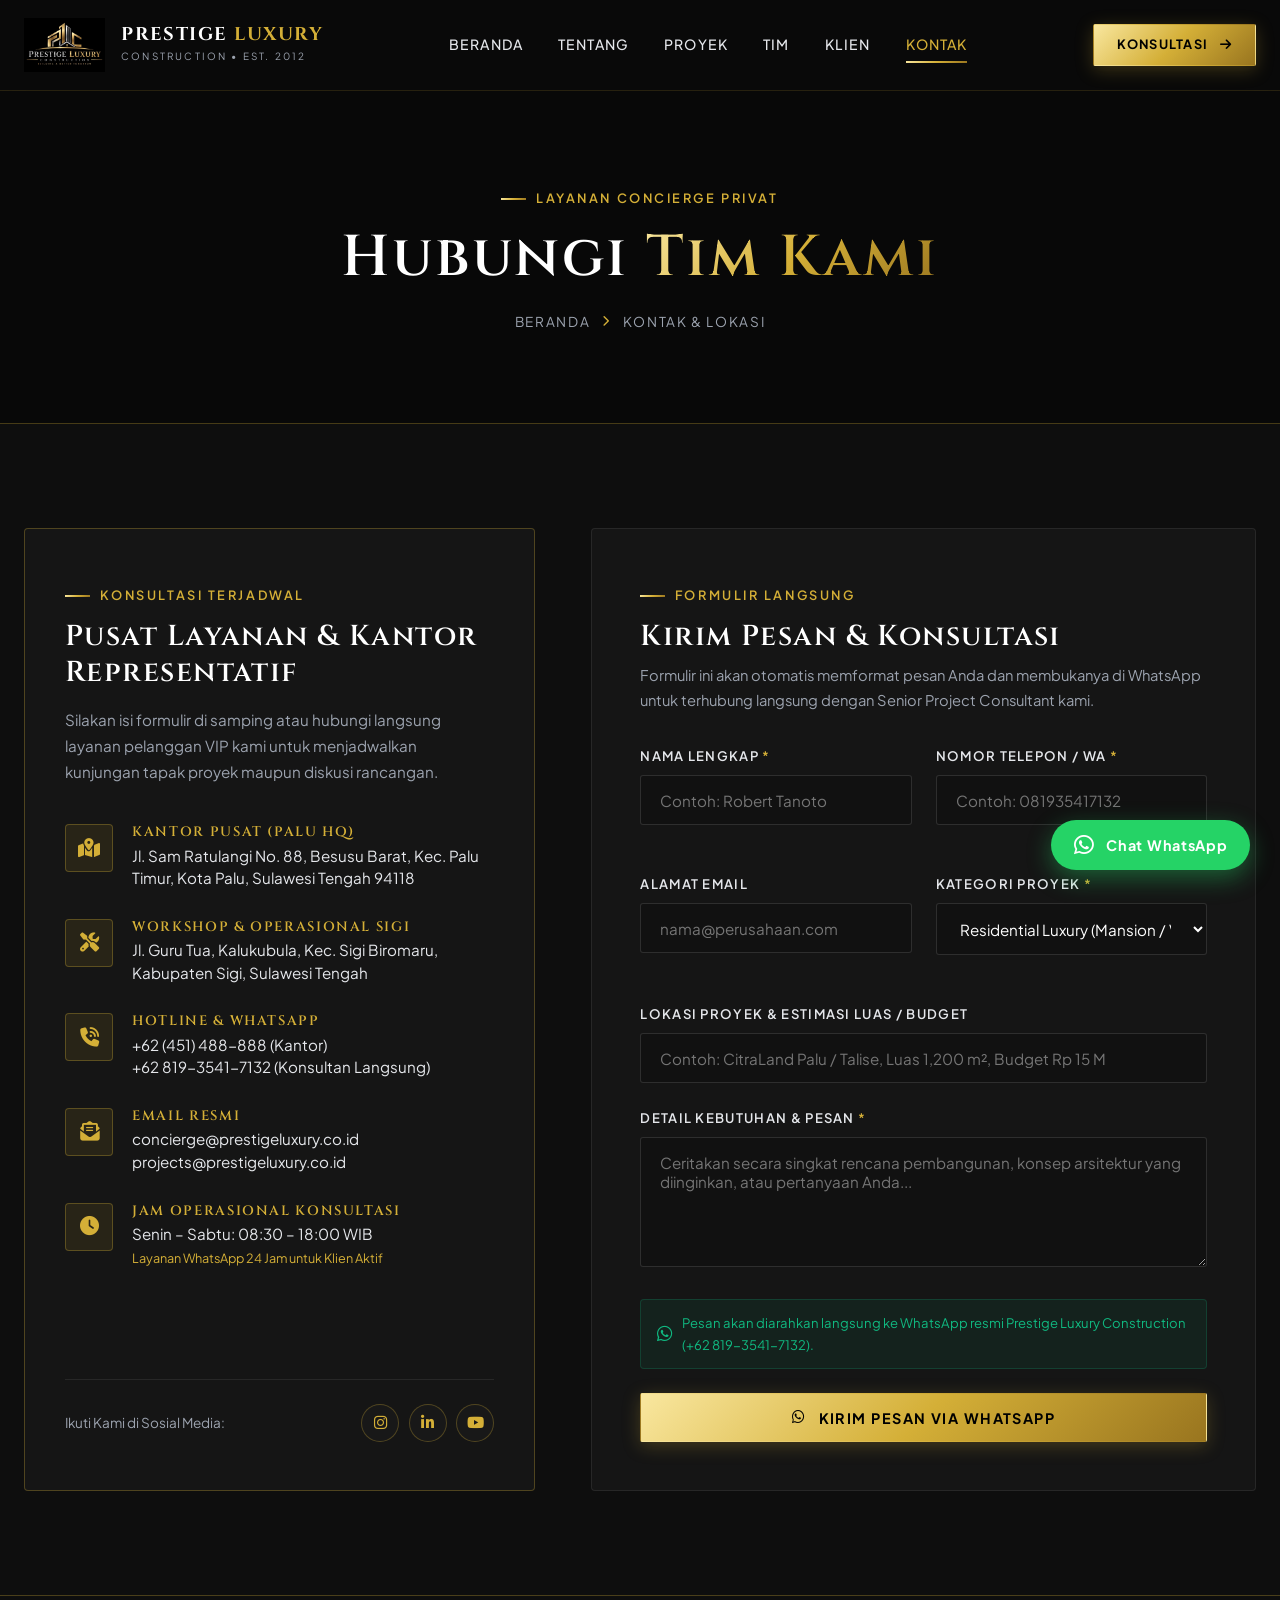
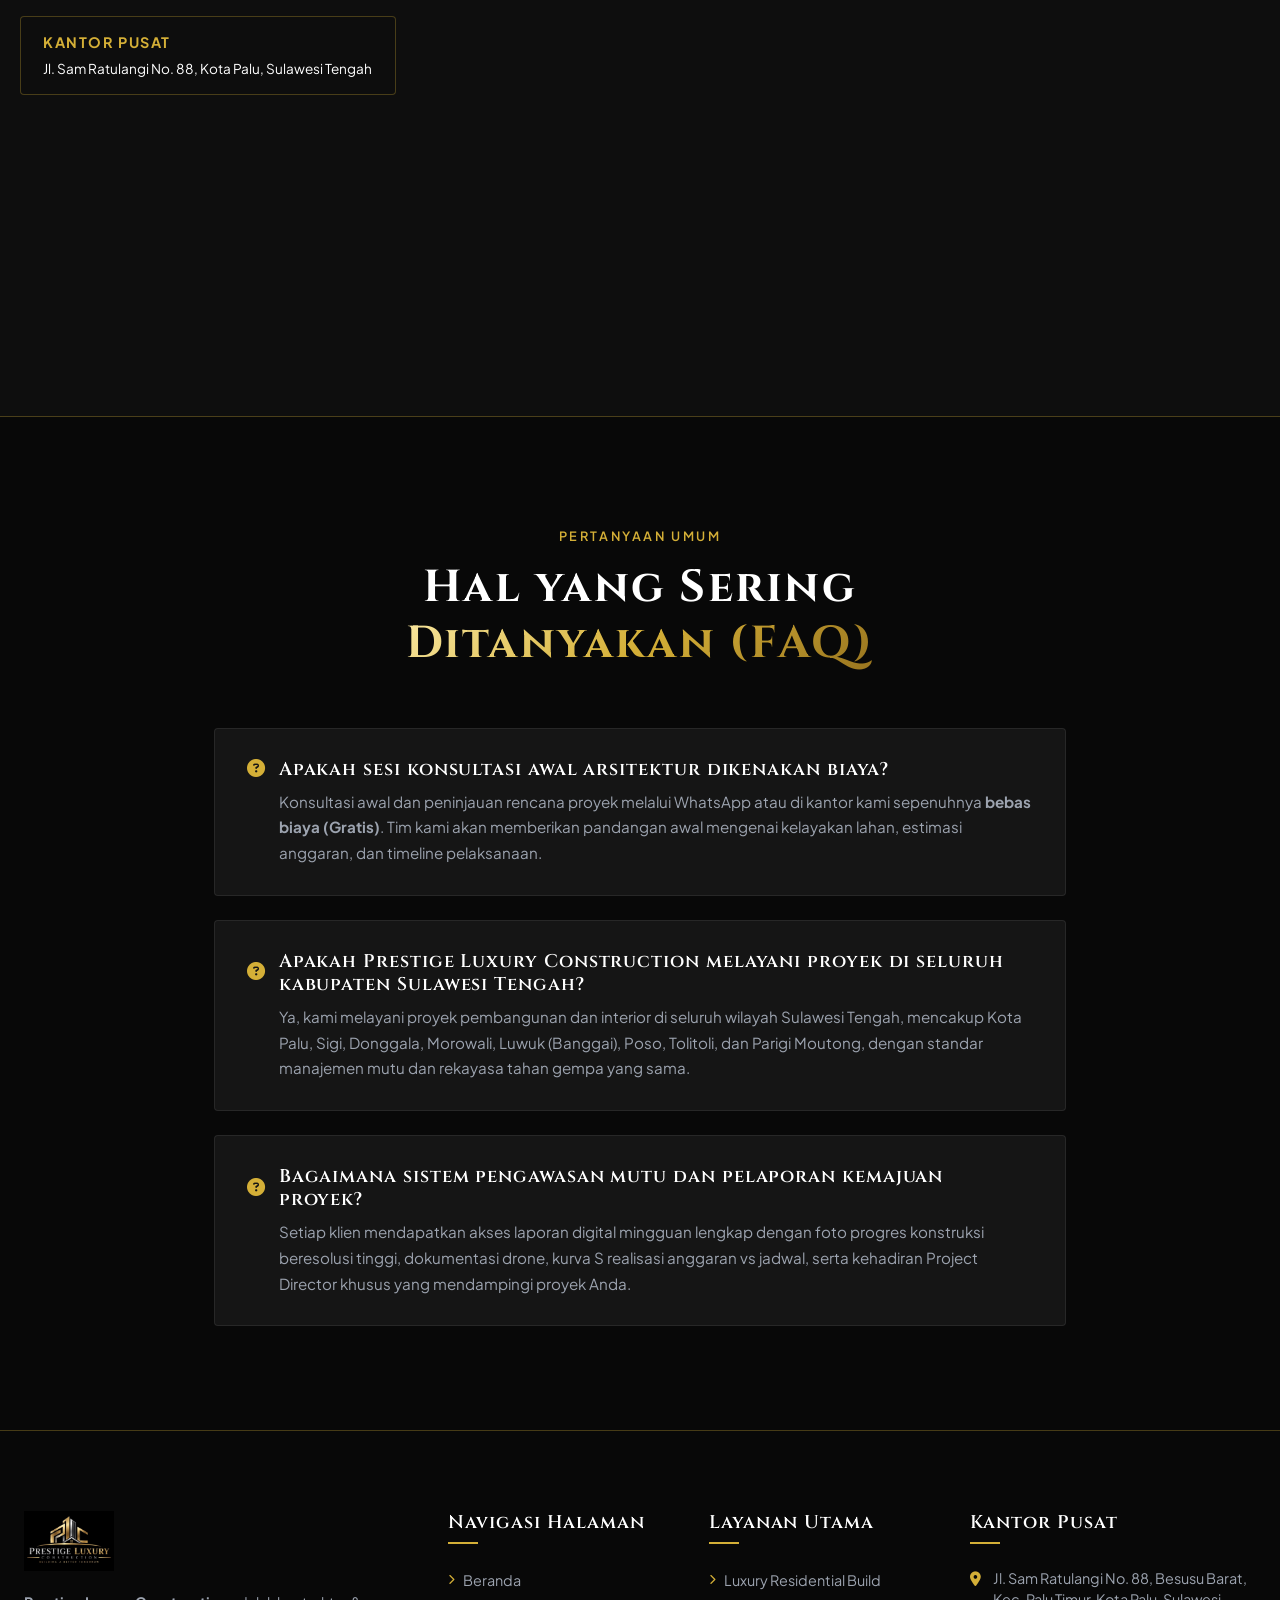
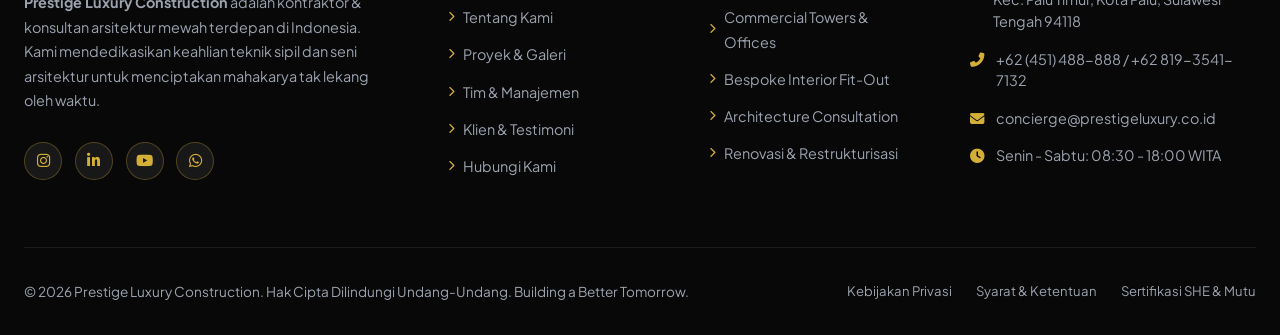
<file: contact.html>
<!DOCTYPE html>
<html lang="id">

<head>
  <meta charset="UTF-8">
  <meta name="viewport" content="width=device-width, initial-scale=1.0">
  <title>Hubungi Kami | Prestige Luxury Construction</title>
  <meta name="description"
    content="Konsultasikan proyek hunian mewah atau bangunan komersial Anda via WhatsApp dan temui tim arsitek Prestige Luxury Construction.">

  <link rel="stylesheet" href="https://cdnjs.cloudflare.com/ajax/libs/font-awesome/6.4.0/css/all.min.css">
  <link rel="stylesheet" href="assets/css/style.css">
  <link rel="shortcut icon" href="assets/images/logo.jpg" type="image/jpeg">
</head>

<body>

  <!-- ================= HEADER & NAVIGATION ================= -->
  <header class="site-header">
    <div class="container nav-container">
      <a href="index.html" class="brand-link">
        <img src="assets/images/logo.jpg" alt="Prestige Luxury Construction Logo" class="brand-logo-img">
        <div class="brand-text">
          <span class="brand-title">PRESTIGE <span>LUXURY</span></span>
          <span class="brand-tagline">CONSTRUCTION &bull; EST. 2012</span>
        </div>
      </a>

      <nav class="nav-menu">
        <a href="index.html" class="nav-link">Beranda</a>
        <a href="about.html" class="nav-link">Tentang</a>
        <a href="project.html" class="nav-link">Proyek</a>
        <a href="people.html" class="nav-link">Tim</a>
        <a href="client.html" class="nav-link">Klien</a>
        <a href="contact.html" class="nav-link active">Kontak</a>
      </nav>

      <div class="nav-cta-btn">
        <a href="contact.html" class="btn btn-gold btn-sm">
          <span>Konsultasi</span>
          <i class="fas fa-arrow-right"></i>
        </a>
      </div>

      <button class="hamburger-btn" id="hamburgerBtn" aria-label="Buka Menu Navigasi">
        <span class="hamburger-line"></span>
        <span class="hamburger-line"></span>
        <span class="hamburger-line"></span>
      </button>
    </div>
  </header>

  <!-- Mobile Drawer Overlay & Menu -->
  <div class="mobile-drawer-overlay" id="mobileDrawerOverlay"></div>
  <aside class="mobile-drawer" id="mobileDrawer">
    <div>
      <div style="margin-bottom: 2rem;">
        <img src="assets/images/logo.jpg" alt="Prestige Luxury Construction"
          style="height: 50px; margin-bottom: 0.5rem;">
        <h4 style="font-size: 1.1rem; color: #FFF;">PRESTIGE <span style="color: var(--gold-primary);">LUXURY</span>
        </h4>
        <p style="font-size: 0.75rem; color: var(--gold-light);">BUILDING A BETTER TOMORROW</p>
      </div>

      <nav class="mobile-nav-links">
        <a href="index.html" class="mobile-nav-link">Beranda <i class="fas fa-chevron-right"></i></a>
        <a href="about.html" class="mobile-nav-link">Tentang <i class="fas fa-chevron-right"></i></a>
        <a href="project.html" class="mobile-nav-link">Proyek <i class="fas fa-chevron-right"></i></a>
        <a href="people.html" class="mobile-nav-link">Tim <i class="fas fa-chevron-right"></i></a>
        <a href="client.html" class="mobile-nav-link">Klien <i class="fas fa-chevron-right"></i></a>
        <a href="contact.html" class="mobile-nav-link active">Kontak <i class="fas fa-chevron-right"></i></a>
      </nav>
    </div>

    <div class="mobile-drawer-footer">
      <a href="https://wa.me/6281935417132?text=Halo%20Prestige%20Luxury%20Construction,%20saya%20ingin%20berkonsultasi"
        target="_blank" class="btn btn-gold" style="width: 100%;">
        <i class="fab fa-whatsapp"></i> Chat WhatsApp
      </a>
      <p style="font-size: 0.75rem; text-align: center; color: var(--silver-muted);">
        &copy; 2026 Prestige Luxury Construction.
      </p>
    </div>
  </aside>

  <!-- ================= PAGE BANNER ================= -->
  <section class="page-banner">
    <div class="page-banner-bg"
      style="background-image: url('https://images.unsplash.com/photo-1545324418-cc1a3fa10c00?auto=format&fit=crop&w=1920&q=80');">
    </div>
    <div class="page-banner-overlay"></div>
    <div class="container page-banner-content">
      <div class="section-tag" style="justify-content: center;">Layanan Concierge Privat</div>
      <h1 class="page-banner-title">Hubungi <span class="gold-text">Tim Kami</span></h1>
      <div class="breadcrumbs">
        <a href="index.html">Beranda</a>
        <i class="fas fa-chevron-right"></i>
        <span>Kontak & Lokasi</span>
      </div>
    </div>
  </section>

  <!-- ================= CONTACT SECTION & WHATSAPP FORM ================= -->
  <section class="section-pad">
    <div class="container">
      <div class="contact-grid">

        <!-- Left: Contact Info & Branches -->
        <div class="contact-info-panel">
          <div>
            <div class="section-tag">Konsultasi Terjadwal</div>
            <h3 class="contact-info-title">Pusat Layanan & Kantor Representatif</h3>
            <p class="contact-info-desc">
              Silakan isi formulir di samping atau hubungi langsung layanan pelanggan VIP kami untuk menjadwalkan
              kunjungan tapak proyek maupun diskusi rancangan.
            </p>

            <div class="contact-info-list">
              <div class="contact-item">
                <div class="contact-item-icon">
                  <i class="fas fa-map-marked-alt"></i>
                </div>
                <div class="contact-item-content">
                  <h5>Kantor Pusat (Palu HQ)</h5>
                  <p>Jl. Sam Ratulangi No. 88, Besusu Barat, Kec. Palu Timur, Kota Palu, Sulawesi Tengah 94118</p>
                </div>
              </div>

              <div class="contact-item">
                <div class="contact-item-icon">
                  <i class="fas fa-tools"></i>
                </div>
                <div class="contact-item-content">
                  <h5>Workshop & Operasional Sigi</h5>
                  <p>Jl. Guru Tua, Kalukubula, Kec. Sigi Biromaru, Kabupaten Sigi, Sulawesi Tengah</p>
                </div>
              </div>

              <div class="contact-item">
                <div class="contact-item-icon">
                  <i class="fas fa-phone-volume"></i>
                </div>
                <div class="contact-item-content">
                  <h5>Hotline & WhatsApp</h5>
                  <p>+62 (451) 488-888 (Kantor)<br>+62 819-3541-7132 (Konsultan Langsung)</p>
                </div>
              </div>

              <div class="contact-item">
                <div class="contact-item-icon">
                  <i class="fas fa-envelope-open-text"></i>
                </div>
                <div class="contact-item-content">
                  <h5>Email Resmi</h5>
                  <p>concierge@prestigeluxury.co.id<br>projects@prestigeluxury.co.id</p>
                </div>
              </div>

              <div class="contact-item">
                <div class="contact-item-icon">
                  <i class="fas fa-clock"></i>
                </div>
                <div class="contact-item-content">
                  <h5>Jam Operasional Konsultasi</h5>
                  <p>Senin – Sabtu: 08:30 – 18:00 WIB<br><small style="color: var(--gold-primary);">Layanan WhatsApp 24
                      Jam untuk Klien Aktif</small></p>
                </div>
              </div>
            </div>
          </div>

          <div
            style="border-top: 1px solid var(--border-subtle); padding-top: 1.5rem; display: flex; align-items: center; justify-content: space-between;">
            <span style="font-size: 0.85rem; color: var(--silver-muted);">Ikuti Kami di Sosial Media:</span>
            <div style="display: flex; gap: 0.6rem;">
              <a href="#" class="footer-social-link" title="Instagram"><i class="fab fa-instagram"></i></a>
              <a href="#" class="footer-social-link" title="LinkedIn"><i class="fab fa-linkedin-in"></i></a>
              <a href="#" class="footer-social-link" title="YouTube"><i class="fab fa-youtube"></i></a>
            </div>
          </div>
        </div>

        <!-- Right: Interactive WhatsApp Form -->
        <div class="contact-form-panel">
          <div class="section-tag">Formulir Langsung</div>
          <h3 style="font-size: 1.8rem; margin-bottom: 0.5rem; color: #FFF;">Kirim Pesan & Konsultasi</h3>
          <p style="font-size: 0.92rem; color: var(--silver-muted); margin-bottom: 2rem;">
            Formulir ini akan otomatis memformat pesan Anda dan membukanya di WhatsApp untuk terhubung langsung dengan
            Senior Project Consultant kami.
          </p>

          <form id="contactForm">
            <div class="form-group-row">
              <div class="form-group">
                <label for="namaLengkap" class="form-label">Nama Lengkap <span>*</span></label>
                <input type="text" id="namaLengkap" class="form-control" placeholder="Contoh: Robert Tanoto" required>
              </div>
              <div class="form-group">
                <label for="nomorTelepon" class="form-label">Nomor Telepon / WA <span>*</span></label>
                <input type="tel" id="nomorTelepon" class="form-control" placeholder="Contoh: 081935417132" required>
              </div>
            </div>

            <div class="form-group-row">
              <div class="form-group">
                <label for="emailAddress" class="form-label">Alamat Email</label>
                <input type="email" id="emailAddress" class="form-control" placeholder="nama@perusahaan.com">
              </div>
              <div class="form-group">
                <label for="kategoriProyek" class="form-label">Kategori Proyek <span>*</span></label>
                <select id="kategoriProyek" class="form-control" required style="cursor: pointer;">
                  <option value="Residential Luxury (Mansion / Villa)">Residential Luxury (Mansion / Villa)</option>
                  <option value="Commercial & Office Tower">Commercial & Office Tower</option>
                  <option value="Luxury Interior Fit-Out">Luxury Interior Fit-Out</option>
                  <option value="Turnkey Design & Build">Turnkey Full Design & Build</option>
                  <option value="Renovasi & Restrukturisasi">Renovasi & Restrukturisasi Bangunan</option>
                </select>
              </div>
            </div>

            <div class="form-group">
              <label for="lokasiLuas" class="form-label">Lokasi Proyek & Estimasi Luas / Budget</label>
              <input type="text" id="lokasiLuas" class="form-control" placeholder="Contoh: CitraLand Palu / Talise, Luas 1,200 m², Budget Rp 15 M">
            </div>

            <div class="form-group">
              <label for="pesanProyek" class="form-label">Detail Kebutuhan & Pesan <span>*</span></label>
              <textarea id="pesanProyek" class="form-control"
                placeholder="Ceritakan secara singkat rencana pembangunan, konsep arsitektur yang diinginkan, atau pertanyaan Anda..."
                required></textarea>
            </div>

            <div class="wa-notice">
              <i class="fab fa-whatsapp"></i>
              <span>Pesan akan diarahkan langsung ke WhatsApp resmi Prestige Luxury Construction (+62
                819-3541-7132).</span>
            </div>

            <button type="submit" class="btn btn-gold" style="width: 100%;">
              <i class="fab fa-whatsapp"></i>
              <span>Kirim Pesan via WhatsApp</span>
            </button>
          </form>
        </div>

      </div>
    </div>
  </section>

  <!-- ================= GOOGLE MAPS EMBED ================= -->
  <section
    style="position: relative; border-top: 1px solid var(--border-gold); border-bottom: 1px solid var(--border-gold);">
    <div
      style="position: absolute; top: 20px; left: 20px; z-index: 10; background: rgba(14, 14, 14, 0.9); padding: 0.8rem 1.4rem; border: 1px solid var(--border-gold); border-radius: 4px; backdrop-filter: blur(8px);">
      <strong
        style="color: var(--gold-primary); font-size: 0.9rem; text-transform: uppercase; letter-spacing: 0.1em; display: block;">Kantor
        Pusat</strong>
      <span style="font-size: 0.85rem; color: #FFF;">Jl. Sam Ratulangi No. 88, Kota Palu, Sulawesi Tengah</span>
    </div>
    <div class="map-section">
      <iframe src="https://www.google.com/maps/embed?pb=!1m18!1m12!1m3!1d63836.42777177583!2d119.8394464!3d-0.8917036!2m3!1f0!2f0!3f0!3m2!1i1024!2i768!4f13.1!3m3!1m2!1s0x2d8befc490a2c917%3A0x3030bfbcaf770b0!2sPalu%2C%20Palu%20City%2C%20Central%20Sulawesi!5e0!3m2!1sen!2sid!4v1700000000000!5m2!1sen!2sid" allowfullscreen="" loading="lazy" referrerpolicy="no-referrer-when-downgrade" title="Peta Lokasi Kantor Pusat Prestige Luxury Construction Kota Palu"></iframe>
    </div>
  </section>

  <!-- ================= FAQ SECTION ================= -->
  <section class="section-pad section-dark-alt">
    <div class="container" style="max-width: 900px;">
      <div class="section-header text-center">
        <div class="section-tag">Pertanyaan Umum</div>
        <h2 class="section-title">Hal yang Sering <span class="gold-text">Ditanyakan (FAQ)</span></h2>
      </div>

      <div style="display: flex; flex-direction: column; gap: 1.5rem;">
        <div
          style="background: var(--bg-card); border: 1px solid var(--border-subtle); padding: 1.8rem 2rem; border-radius: 4px;">
          <h4
            style="font-size: 1.15rem; color: #FFF; margin-bottom: 0.5rem; display: flex; align-items: center; gap: 0.8rem;">
            <i class="fas fa-question-circle" style="color: var(--gold-primary);"></i>
            Apakah sesi konsultasi awal arsitektur dikenakan biaya?
          </h4>
          <p style="font-size: 0.95rem; color: var(--silver-muted); padding-left: 2rem;">
            Konsultasi awal dan peninjauan rencana proyek melalui WhatsApp atau di kantor kami sepenuhnya <strong>bebas
              biaya (Gratis)</strong>. Tim kami akan memberikan pandangan awal mengenai kelayakan lahan, estimasi
            anggaran, dan timeline pelaksanaan.
          </p>
        </div>

        <div
          style="background: var(--bg-card); border: 1px solid var(--border-subtle); padding: 1.8rem 2rem; border-radius: 4px;">
          <h4
            style="font-size: 1.15rem; color: #FFF; margin-bottom: 0.5rem; display: flex; align-items: center; gap: 0.8rem;">
            <i class="fas fa-question-circle" style="color: var(--gold-primary);"></i>
            Apakah Prestige Luxury Construction melayani proyek di seluruh kabupaten Sulawesi Tengah?
          </h4>
          <p style="font-size: 0.95rem; color: var(--silver-muted); padding-left: 2rem;">
            Ya, kami melayani proyek pembangunan dan interior di seluruh wilayah Sulawesi Tengah, mencakup Kota Palu, Sigi, Donggala, Morowali, Luwuk (Banggai), Poso, Tolitoli, dan Parigi Moutong, dengan standar manajemen mutu dan rekayasa tahan gempa yang sama.
          </p>
        </div>

        <div
          style="background: var(--bg-card); border: 1px solid var(--border-subtle); padding: 1.8rem 2rem; border-radius: 4px;">
          <h4
            style="font-size: 1.15rem; color: #FFF; margin-bottom: 0.5rem; display: flex; align-items: center; gap: 0.8rem;">
            <i class="fas fa-question-circle" style="color: var(--gold-primary);"></i>
            Bagaimana sistem pengawasan mutu dan pelaporan kemajuan proyek?
          </h4>
          <p style="font-size: 0.95rem; color: var(--silver-muted); padding-left: 2rem;">
            Setiap klien mendapatkan akses laporan digital mingguan lengkap dengan foto progres konstruksi beresolusi
            tinggi, dokumentasi drone, kurva S realisasi anggaran vs jadwal, serta kehadiran Project Director khusus
            yang mendampingi proyek Anda.
          </p>
        </div>
      </div>
    </div>
  </section>

  <!-- ================= FOOTER ================= -->
  <footer class="site-footer">
    <div class="container">
      <div class="footer-grid">
        <div>
          <img src="assets/images/logo.jpg" alt="Prestige Luxury Construction" class="footer-brand-logo">
          <p class="footer-about-text">
            <strong>Prestige Luxury Construction</strong> adalah kontraktor & konsultan arsitektur mewah terdepan di
            Indonesia. Kami mendedikasikan keahlian teknik sipil dan seni arsitektur untuk menciptakan mahakarya tak
            lekang oleh waktu.
          </p>
          <div class="footer-socials">
            <a href="#" class="footer-social-link" title="Instagram"><i class="fab fa-instagram"></i></a>
            <a href="#" class="footer-social-link" title="LinkedIn"><i class="fab fa-linkedin-in"></i></a>
            <a href="#" class="footer-social-link" title="YouTube"><i class="fab fa-youtube"></i></a>
            <a href="https://wa.me/6281935417132" target="_blank" class="footer-social-link" title="WhatsApp"><i
                class="fab fa-whatsapp"></i></a>
          </div>
        </div>

        <div>
          <h4 class="footer-col-title">Navigasi Halaman</h4>
          <ul class="footer-links-list">
            <li class="footer-link-item"><a href="index.html"><i class="fas fa-chevron-right"></i> Beranda</a></li>
            <li class="footer-link-item"><a href="about.html"><i class="fas fa-chevron-right"></i> Tentang Kami</a></li>
            <li class="footer-link-item"><a href="project.html"><i class="fas fa-chevron-right"></i> Proyek & Galeri</a>
            </li>
            <li class="footer-link-item"><a href="people.html"><i class="fas fa-chevron-right"></i> Tim & Manajemen</a>
            </li>
            <li class="footer-link-item"><a href="client.html"><i class="fas fa-chevron-right"></i> Klien &
                Testimoni</a></li>
            <li class="footer-link-item"><a href="contact.html"><i class="fas fa-chevron-right"></i> Hubungi Kami</a>
            </li>
          </ul>
        </div>

        <div>
          <h4 class="footer-col-title">Layanan Utama</h4>
          <ul class="footer-links-list">
            <li class="footer-link-item"><a href="project.html"><i class="fas fa-chevron-right"></i> Luxury Residential
                Build</a></li>
            <li class="footer-link-item"><a href="project.html"><i class="fas fa-chevron-right"></i> Commercial Towers &
                Offices</a></li>
            <li class="footer-link-item"><a href="project.html"><i class="fas fa-chevron-right"></i> Bespoke Interior
                Fit-Out</a></li>
            <li class="footer-link-item"><a href="about.html"><i class="fas fa-chevron-right"></i> Architecture
                Consultation</a></li>
            <li class="footer-link-item"><a href="about.html"><i class="fas fa-chevron-right"></i> Renovasi &
                Restrukturisasi</a></li>
          </ul>
        </div>

        <div>
          <h4 class="footer-col-title">Kantor Pusat</h4>
          <div class="footer-contact-item">
            <i class="fas fa-map-marker-alt"></i>
            <span>Jl. Sam Ratulangi No. 88, Besusu Barat, Kec. Palu Timur, Kota Palu, Sulawesi Tengah 94118</span>
          </div>
          <div class="footer-contact-item">
            <i class="fas fa-phone-alt"></i>
            <span>+62 (451) 488-888 / +62 819-3541-7132</span>
          </div>
          <div class="footer-contact-item">
            <i class="fas fa-envelope"></i>
            <span>concierge@prestigeluxury.co.id</span>
          </div>
          <div class="footer-contact-item">
            <i class="fas fa-clock"></i>
            <span>Senin - Sabtu: 08:30 - 18:00 WITA</span>
          </div>
        </div>
      </div>

      <div class="footer-bottom">
        <p class="footer-copy">
          &copy; 2026 Prestige Luxury Construction. Hak Cipta Dilindungi Undang-Undang. Building a Better Tomorrow.
        </p>
        <div class="footer-legal-links">
          <a href="#">Kebijakan Privasi</a>
          <a href="#">Syarat & Ketentuan</a>
          <a href="#">Sertifikasi SHE & Mutu</a>
        </div>
      </div>
    </div>
  </footer>

  <!-- Floating WhatsApp Button -->
  <a href="https://wa.me/6281935417132?text=Halo%20Prestige%20Luxury%20Construction,%20saya%20tertarik%20untuk%20konsultasi%20proyek%20konstruksi."
    target="_blank" class="floating-wa-btn" aria-label="Hubungi via WhatsApp">
    <i class="fab fa-whatsapp"></i>
    <span>Chat WhatsApp</span>
  </a>

  <script src="assets/js/main.js"></script>
</body>

</html>
</file>
<file: assets/css/style.css>
/* ==========================================================================
   PRESTIGE LUXURY CONSTRUCTION - MAIN STYLESHEET
   Design Theme: Luxury Gold (#D4AF37), Deep Charcoal Black (#0D0D0D), Silver Platinum (#E5E7EB)
   Typography: Cinzel / Playfair Display & Plus Jakarta Sans
   ========================================================================== */

@import url('https://fonts.googleapis.com/css2?family=Cinzel:wght@400;500;600;700;800;900&family=Playfair+Display:ital,wght@0,400;0,600;0,700;1,400&family=Plus+Jakarta+Sans:wght@300;400;500;600;700&display=swap');

:root {
  /* Colors */
  --gold-primary: #D4AF37;
  --gold-light: #F4E295;
  --gold-hover: #E2BC44;
  --gold-dark: #99751F;
  --gold-gradient: linear-gradient(135deg, #F9E79F 0%, #D4AF37 50%, #99751F 100%);
  --gold-gradient-subtle: linear-gradient(180deg, rgba(212, 175, 55, 0.15) 0%, rgba(212, 175, 55, 0.02) 100%);
  --gold-glow: 0 0 25px rgba(212, 175, 55, 0.25);
  
  --silver-primary: #E5E7EB;
  --silver-light: #F9FAFB;
  --silver-muted: #9CA3AF;
  --silver-gradient: linear-gradient(135deg, #FFFFFF 0%, #D1D5DB 100%);
  
  --bg-deep: #080808;
  --bg-body: #0E0E0E;
  --bg-card: #151515;
  --bg-card-hover: #1A1A1A;
  --bg-surface: #202020;
  
  --border-subtle: rgba(255, 255, 255, 0.08);
  --border-gold: rgba(212, 175, 55, 0.3);
  --border-gold-hover: rgba(212, 175, 55, 0.7);

  /* Fonts */
  --font-serif: 'Cinzel', serif;
  --font-serif-display: 'Playfair Display', serif;
  --font-sans: 'Plus Jakarta Sans', sans-serif;

  /* Spacing & Layout */
  --container-max: 1280px;
  --transition-fast: 0.25s ease;
  --transition-normal: 0.4s cubic-bezier(0.16, 1, 0.3, 1);
  --transition-slow: 0.7s cubic-bezier(0.16, 1, 0.3, 1);
}

/* Reset & Global */
*, *::before, *::after {
  box-sizing: border-box;
  margin: 0;
  padding: 0;
}

html {
  scroll-behavior: smooth;
  font-size: 16px;
  background-color: var(--bg-deep);
}

body {
  font-family: var(--font-sans);
  background-color: var(--bg-body);
  color: var(--silver-primary);
  line-height: 1.7;
  overflow-x: hidden;
  -webkit-font-smoothing: antialiased;
  -moz-osx-font-smoothing: grayscale;
}

/* Scrollbar Customization */
::-webkit-scrollbar {
  width: 9px;
}
::-webkit-scrollbar-track {
  background: var(--bg-deep);
}
::-webkit-scrollbar-thumb {
  background: #2a2a2a;
  border-radius: 4px;
  border: 2px solid var(--bg-deep);
}
::-webkit-scrollbar-thumb:hover {
  background: var(--gold-dark);
}

/* Typography Helpers */
h1, h2, h3, h4, h5, h6 {
  font-family: var(--font-serif);
  color: #FFFFFF;
  letter-spacing: 0.05em;
  font-weight: 600;
  line-height: 1.25;
}

p {
  color: var(--silver-muted);
  font-size: 1rem;
}

a {
  text-decoration: none;
  color: inherit;
  transition: color var(--transition-fast);
}

img {
  max-width: 100%;
  height: auto;
  display: block;
}

ul {
  list-style: none;
}

.gold-text {
  background: var(--gold-gradient);
  -webkit-background-clip: text;
  -webkit-text-fill-color: transparent;
  display: inline-block;
}

.silver-text {
  background: var(--silver-gradient);
  -webkit-background-clip: text;
  -webkit-text-fill-color: transparent;
  display: inline-block;
}

.container {
  max-width: var(--container-max);
  margin: 0 auto;
  padding: 0 1.5rem;
}

/* Section Header Styles */
.section-tag {
  display: inline-flex;
  align-items: center;
  gap: 0.6rem;
  font-family: var(--font-sans);
  font-size: 0.8rem;
  font-weight: 600;
  text-transform: uppercase;
  letter-spacing: 0.2em;
  color: var(--gold-primary);
  margin-bottom: 0.75rem;
}

.section-tag::before {
  content: '';
  width: 25px;
  height: 2px;
  background: var(--gold-gradient);
  display: inline-block;
}

.section-header {
  margin-bottom: 3.5rem;
}

.section-header.text-center {
  text-align: center;
}

.section-header.text-center .section-tag::before {
  display: none;
}
.section-header.text-center .section-tag {
  justify-content: center;
}

.section-title {
  font-size: clamp(2rem, 3.5vw, 3rem);
  margin-bottom: 1rem;
  font-weight: 700;
}

.section-subtitle {
  max-width: 650px;
  margin: 0 auto;
  font-size: 1.05rem;
  color: var(--silver-muted);
}

.section-pad {
  padding: 6.5rem 0;
}

.section-dark-alt {
  background-color: var(--bg-deep);
  position: relative;
}

/* Buttons */
.btn {
  display: inline-flex;
  align-items: center;
  justify-content: center;
  gap: 0.75rem;
  font-family: var(--font-sans);
  font-size: 0.9rem;
  font-weight: 600;
  letter-spacing: 0.1em;
  text-transform: uppercase;
  padding: 0.9rem 2.2rem;
  border-radius: 2px;
  cursor: pointer;
  transition: all var(--transition-normal);
  position: relative;
  overflow: hidden;
  border: 1px solid transparent;
}

.btn-gold {
  background: var(--gold-gradient);
  color: #000000;
  font-weight: 700;
  box-shadow: 0 4px 18px rgba(212, 175, 55, 0.25);
}

.btn-gold:hover {
  transform: translateY(-3px);
  box-shadow: 0 8px 25px rgba(212, 175, 55, 0.45);
  color: #000000;
}

.btn-gold::after {
  content: '';
  position: absolute;
  top: -50%;
  left: -60%;
  width: 20%;
  height: 200%;
  background: rgba(255, 255, 255, 0.4);
  transform: rotate(30deg);
  transition: all 0.6s ease;
}

.btn-gold:hover::after {
  left: 140%;
}

.btn-outline {
  background: transparent;
  color: #FFFFFF;
  border: 1px solid var(--border-gold);
}

.btn-outline:hover {
  background: rgba(212, 175, 55, 0.1);
  border-color: var(--gold-primary);
  color: var(--gold-light);
  transform: translateY(-3px);
}

.btn-outline-white {
  background: transparent;
  color: #FFFFFF;
  border: 1px solid rgba(255, 255, 255, 0.25);
}

.btn-outline-white:hover {
  background: #FFFFFF;
  color: #000000;
  transform: translateY(-3px);
}

.btn-sm {
  padding: 0.6rem 1.4rem;
  font-size: 0.8rem;
}

/* ==========================================================================
   NAVIGATION BAR
   ========================================================================== */
.site-header {
  position: fixed;
  top: 0;
  left: 0;
  width: 100%;
  z-index: 1000;
  transition: all var(--transition-normal);
  background: rgba(10, 10, 10, 0.85);
  backdrop-filter: blur(14px);
  -webkit-backdrop-filter: blur(14px);
  border-bottom: 1px solid rgba(212, 175, 55, 0.15);
}

.site-header.scrolled {
  background: rgba(8, 8, 8, 0.96);
  box-shadow: 0 10px 30px rgba(0, 0, 0, 0.8);
  border-bottom: 1px solid rgba(212, 175, 55, 0.25);
}

.nav-container {
  display: flex;
  align-items: center;
  justify-content: space-between;
  height: 90px;
  transition: height var(--transition-normal);
}

.site-header.scrolled .nav-container {
  height: 76px;
}

/* Brand Logo */
.brand-link {
  display: flex;
  align-items: center;
  gap: 1rem;
}

.brand-logo-img {
  height: 54px;
  width: auto;
  object-fit: contain;
  transition: transform var(--transition-normal);
}

.brand-link:hover .brand-logo-img {
  transform: scale(1.04);
}

.brand-text {
  display: flex;
  flex-direction: column;
}

.brand-title {
  font-family: var(--font-serif);
  font-size: 1.15rem;
  font-weight: 700;
  letter-spacing: 0.08em;
  color: #FFFFFF;
  line-height: 1.1;
}

.brand-title span {
  color: var(--gold-primary);
}

.brand-tagline {
  font-size: 0.62rem;
  letter-spacing: 0.22em;
  color: var(--silver-muted);
  text-transform: uppercase;
  margin-top: 2px;
}

/* Desktop Nav Menu */
.nav-menu {
  display: flex;
  align-items: center;
  gap: 2.2rem;
}

.nav-link {
  font-size: 0.88rem;
  font-weight: 500;
  letter-spacing: 0.08em;
  text-transform: uppercase;
  color: var(--silver-primary);
  position: relative;
  padding: 0.4rem 0;
  transition: color var(--transition-fast);
}

.nav-link::after {
  content: '';
  position: absolute;
  bottom: 0;
  left: 0;
  width: 0;
  height: 2px;
  background: var(--gold-gradient);
  transition: width var(--transition-normal);
}

.nav-link:hover,
.nav-link.active {
  color: var(--gold-primary);
}

.nav-link:hover::after,
.nav-link.active::after {
  width: 100%;
}

.nav-cta-btn {
  display: inline-flex;
}

/* Hamburger Button */
.hamburger-btn {
  display: none;
  flex-direction: column;
  justify-content: space-around;
  width: 32px;
  height: 24px;
  background: transparent;
  border: none;
  cursor: pointer;
  padding: 0;
  z-index: 1010;
}

.hamburger-line {
  width: 100%;
  height: 2px;
  background: var(--gold-primary);
  border-radius: 2px;
  transition: all var(--transition-normal);
}

.hamburger-btn.active .hamburger-line:nth-child(1) {
  transform: translateY(8px) rotate(45deg);
}

.hamburger-btn.active .hamburger-line:nth-child(2) {
  opacity: 0;
  transform: translateX(-10px);
}

.hamburger-btn.active .hamburger-line:nth-child(3) {
  transform: translateY(-8px) rotate(-45deg);
}

/* Mobile Offcanvas Drawer */
.mobile-drawer-overlay {
  position: fixed;
  top: 0;
  left: 0;
  width: 100%;
  height: 100%;
  background: rgba(0, 0, 0, 0.75);
  backdrop-filter: blur(5px);
  z-index: 1005;
  opacity: 0;
  visibility: hidden;
  transition: all var(--transition-normal);
}

.mobile-drawer-overlay.active {
  opacity: 1;
  visibility: visible;
}

.mobile-drawer {
  position: fixed;
  top: 0;
  right: -320px;
  width: 300px;
  max-width: 85vw;
  height: 100vh;
  background: #111111;
  border-left: 1px solid var(--border-gold);
  z-index: 1006;
  padding: 5rem 2rem 2.5rem;
  display: flex;
  flex-direction: column;
  justify-content: space-between;
  transition: right var(--transition-normal);
  overflow-y: auto;
}

.mobile-drawer.active {
  right: 0;
}

.mobile-nav-links {
  display: flex;
  flex-direction: column;
  gap: 1.4rem;
}

.mobile-nav-link {
  font-family: var(--font-serif);
  font-size: 1.15rem;
  color: var(--silver-light);
  text-transform: uppercase;
  letter-spacing: 0.1em;
  padding-bottom: 0.6rem;
  border-bottom: 1px solid rgba(255, 255, 255, 0.06);
  transition: all var(--transition-fast);
  display: flex;
  justify-content: space-between;
  align-items: center;
}

.mobile-nav-link:hover,
.mobile-nav-link.active {
  color: var(--gold-primary);
  padding-left: 0.5rem;
  border-bottom-color: var(--gold-primary);
}

.mobile-drawer-footer {
  margin-top: 2rem;
  display: flex;
  flex-direction: column;
  gap: 1.2rem;
}

/* Top Banner / Hero */
.hero {
  position: relative;
  min-height: 100vh;
  display: flex;
  align-items: center;
  padding: 120px 0 60px;
  background-color: var(--bg-deep);
  overflow: hidden;
}

.hero-bg {
  position: absolute;
  top: 0;
  left: 0;
  width: 100%;
  height: 100%;
  background-size: cover;
  background-position: center center;
  filter: brightness(0.38);
  transform: scale(1.04);
  transition: transform 10s ease;
}

.hero:hover .hero-bg {
  transform: scale(1.08);
}

.hero-overlay {
  position: absolute;
  inset: 0;
  background: radial-gradient(circle at center, rgba(14, 14, 14, 0.3) 0%, rgba(8, 8, 8, 0.88) 85%);
  pointer-events: none;
}

.hero-content {
  position: relative;
  z-index: 10;
  max-width: 820px;
}

.hero-badge {
  display: inline-flex;
  align-items: center;
  gap: 0.75rem;
  padding: 0.4rem 1.2rem;
  background: rgba(212, 175, 55, 0.1);
  border: 1px solid var(--border-gold);
  border-radius: 50px;
  margin-bottom: 1.5rem;
  backdrop-filter: blur(8px);
}

.hero-badge i {
  color: var(--gold-primary);
  font-size: 0.85rem;
}

.hero-badge span {
  font-size: 0.78rem;
  font-weight: 600;
  text-transform: uppercase;
  letter-spacing: 0.18em;
  color: var(--gold-light);
}

.hero-title {
  font-size: clamp(2.5rem, 5.5vw, 4.2rem);
  font-weight: 800;
  line-height: 1.15;
  margin-bottom: 1.5rem;
}

.hero-desc {
  font-size: clamp(1rem, 1.3vw, 1.2rem);
  line-height: 1.8;
  color: #D1D5DB;
  margin-bottom: 2.5rem;
  max-width: 680px;
}

.hero-actions {
  display: flex;
  align-items: center;
  gap: 1.25rem;
  flex-wrap: wrap;
}

/* Page Banner (for subpages) */
.page-banner {
  position: relative;
  padding: 180px 0 90px;
  background: var(--bg-deep);
  border-bottom: 1px solid var(--border-gold);
  overflow: hidden;
}

.page-banner-bg {
  position: absolute;
  top: 0;
  left: 0;
  width: 100%;
  height: 100%;
  background-size: cover;
  background-position: center;
  filter: brightness(0.25);
}

.page-banner-overlay {
  position: absolute;
  inset: 0;
  background: linear-gradient(180deg, rgba(8, 8, 8, 0.4) 0%, rgba(8, 8, 8, 0.95) 100%);
}

.page-banner-content {
  position: relative;
  z-index: 5;
  text-align: center;
  max-width: 780px;
  margin: 0 auto;
}

.page-banner-title {
  font-size: clamp(2.4rem, 4.5vw, 3.6rem);
  margin-bottom: 1rem;
}

.breadcrumbs {
  display: flex;
  align-items: center;
  justify-content: center;
  gap: 0.75rem;
  font-size: 0.85rem;
  text-transform: uppercase;
  letter-spacing: 0.12em;
  color: var(--silver-muted);
}

.breadcrumbs a:hover {
  color: var(--gold-primary);
}

.breadcrumbs i {
  font-size: 0.7rem;
  color: var(--gold-primary);
}

/* Metrics & Stats Counter */
.stats-bar {
  background: #141414;
  border-top: 1px solid var(--border-subtle);
  border-bottom: 1px solid var(--border-gold);
  padding: 3rem 0;
}

.stats-grid {
  display: grid;
  grid-template-columns: repeat(4, 1fr);
  gap: 2rem;
  text-align: center;
}

.stat-item {
  position: relative;
  padding: 0 1rem;
}

.stat-item:not(:last-child)::after {
  content: '';
  position: absolute;
  right: 0;
  top: 20%;
  height: 60%;
  width: 1px;
  background: rgba(255, 255, 255, 0.08);
}

.stat-number {
  font-family: var(--font-serif);
  font-size: clamp(2.2rem, 3.2vw, 3rem);
  font-weight: 700;
  color: var(--gold-primary);
  margin-bottom: 0.4rem;
  display: block;
}

.stat-label {
  font-size: 0.82rem;
  text-transform: uppercase;
  letter-spacing: 0.15em;
  color: var(--silver-muted);
}

/* ==========================================================================
   SERVICES & VALUES
   ========================================================================== */
.services-grid {
  display: grid;
  grid-template-columns: repeat(3, 1fr);
  gap: 2rem;
}

.service-card {
  background: var(--bg-card);
  border: 1px solid var(--border-subtle);
  border-radius: 4px;
  padding: 2.8rem 2.2rem;
  position: relative;
  transition: all var(--transition-normal);
  overflow: hidden;
}

.service-card::before {
  content: '';
  position: absolute;
  top: 0;
  left: 0;
  width: 100%;
  height: 3px;
  background: var(--gold-gradient);
  opacity: 0;
  transition: opacity var(--transition-normal);
}

.service-card:hover {
  transform: translateY(-8px);
  border-color: var(--border-gold);
  background: var(--bg-card-hover);
  box-shadow: 0 15px 35px rgba(0, 0, 0, 0.6), var(--gold-glow);
}

.service-card:hover::before {
  opacity: 1;
}

.service-icon-box {
  width: 68px;
  height: 68px;
  border-radius: 4px;
  background: rgba(212, 175, 55, 0.08);
  border: 1px solid var(--border-gold);
  display: flex;
  align-items: center;
  justify-content: center;
  margin-bottom: 2rem;
  transition: all var(--transition-normal);
}

.service-card:hover .service-icon-box {
  background: var(--gold-gradient);
  transform: scale(1.08) rotate(5deg);
}

.service-icon-box i {
  font-size: 1.8rem;
  color: var(--gold-primary);
  transition: color var(--transition-fast);
}

.service-card:hover .service-icon-box i {
  color: #000000;
}

.service-title {
  font-size: 1.4rem;
  margin-bottom: 1rem;
}

.service-desc {
  font-size: 0.95rem;
  line-height: 1.7;
  color: var(--silver-muted);
  margin-bottom: 1.5rem;
}

.service-features {
  border-top: 1px solid rgba(255, 255, 255, 0.06);
  padding-top: 1.2rem;
}

.service-feature-item {
  display: flex;
  align-items: center;
  gap: 0.6rem;
  font-size: 0.88rem;
  color: #D1D5DB;
  margin-bottom: 0.5rem;
}

.service-feature-item i {
  color: var(--gold-primary);
  font-size: 0.75rem;
}

/* ==========================================================================
   PROJECTS SECTION & GALLERY
   ========================================================================== */
.project-filters {
  display: flex;
  align-items: center;
  justify-content: center;
  gap: 1rem;
  margin-bottom: 3rem;
  flex-wrap: wrap;
}

.filter-btn {
  background: transparent;
  border: 1px solid rgba(255, 255, 255, 0.12);
  color: var(--silver-muted);
  font-family: var(--font-sans);
  font-size: 0.85rem;
  font-weight: 600;
  letter-spacing: 0.12em;
  text-transform: uppercase;
  padding: 0.65rem 1.6rem;
  border-radius: 30px;
  cursor: pointer;
  transition: all var(--transition-fast);
}

.filter-btn:hover {
  color: #FFFFFF;
  border-color: var(--gold-primary);
  background: rgba(212, 175, 55, 0.08);
}

.filter-btn.active {
  background: var(--gold-gradient);
  color: #000000;
  border-color: transparent;
  box-shadow: 0 4px 15px rgba(212, 175, 55, 0.3);
}

.projects-grid {
  display: grid;
  grid-template-columns: repeat(3, 1fr);
  gap: 2rem;
}

.project-card {
  position: relative;
  background: var(--bg-card);
  border: 1px solid var(--border-subtle);
  border-radius: 4px;
  overflow: hidden;
  transition: all var(--transition-normal);
  cursor: pointer;
}

.project-card:hover {
  transform: translateY(-8px);
  border-color: var(--border-gold);
  box-shadow: 0 20px 40px rgba(0, 0, 0, 0.8), 0 0 20px rgba(212, 175, 55, 0.15);
}

.project-thumb {
  position: relative;
  height: 320px;
  overflow: hidden;
}

.project-thumb img {
  width: 100%;
  height: 100%;
  object-fit: cover;
  transition: transform var(--transition-slow);
}

.project-card:hover .project-thumb img {
  transform: scale(1.12);
}

.project-badge {
  position: absolute;
  top: 1.2rem;
  left: 1.2rem;
  z-index: 3;
  background: rgba(0, 0, 0, 0.75);
  backdrop-filter: blur(8px);
  border: 1px solid var(--border-gold);
  color: var(--gold-light);
  font-size: 0.72rem;
  font-weight: 600;
  letter-spacing: 0.15em;
  text-transform: uppercase;
  padding: 0.35rem 0.9rem;
  border-radius: 20px;
}

.project-overlay {
  position: absolute;
  inset: 0;
  background: linear-gradient(180deg, rgba(0,0,0,0.1) 0%, rgba(10,10,10,0.92) 100%);
  display: flex;
  flex-direction: column;
  justify-content: flex-end;
  padding: 2rem;
  opacity: 1;
  transition: opacity var(--transition-normal);
}

.project-location {
  font-size: 0.78rem;
  letter-spacing: 0.15em;
  text-transform: uppercase;
  color: var(--gold-primary);
  margin-bottom: 0.4rem;
  display: flex;
  align-items: center;
  gap: 0.4rem;
}

.project-title {
  font-size: 1.35rem;
  font-weight: 700;
  color: #FFFFFF;
  margin-bottom: 0.5rem;
  transition: color var(--transition-fast);
}

.project-card:hover .project-title {
  color: var(--gold-light);
}

.project-meta {
  display: flex;
  align-items: center;
  justify-content: space-between;
  padding-top: 0.8rem;
  border-top: 1px solid rgba(255, 255, 255, 0.1);
  font-size: 0.82rem;
  color: var(--silver-muted);
}

.project-view-btn {
  display: inline-flex;
  align-items: center;
  gap: 0.4rem;
  color: var(--gold-primary);
  font-weight: 600;
  font-size: 0.82rem;
  letter-spacing: 0.08em;
  text-transform: uppercase;
}

.project-view-btn i {
  transition: transform var(--transition-fast);
}

.project-card:hover .project-view-btn i {
  transform: translateX(4px);
}

/* ==========================================================================
   ABOUT & STORY SECTIONS
   ========================================================================== */
.about-grid {
  display: grid;
  grid-template-columns: 1fr 1fr;
  gap: 4rem;
  align-items: center;
}

.about-image-wrapper {
  position: relative;
}

.about-main-img {
  width: 100%;
  height: 520px;
  object-fit: cover;
  border-radius: 4px;
  border: 1px solid var(--border-gold);
  box-shadow: 0 20px 40px rgba(0, 0, 0, 0.6);
}

.about-floating-card {
  position: absolute;
  bottom: -25px;
  right: -25px;
  background: #141414;
  border: 1px solid var(--border-gold);
  border-radius: 4px;
  padding: 1.8rem 2.2rem;
  box-shadow: 0 20px 40px rgba(0, 0, 0, 0.8);
  max-width: 260px;
}

.about-floating-card h4 {
  font-size: 2.2rem;
  color: var(--gold-primary);
  margin-bottom: 0.3rem;
}

.about-floating-card p {
  font-size: 0.85rem;
  line-height: 1.4;
  color: var(--silver-primary);
}

.pillars-grid {
  display: grid;
  grid-template-columns: repeat(4, 1fr);
  gap: 1.8rem;
  margin-top: 3.5rem;
}

.pillar-card {
  background: var(--bg-card);
  border: 1px solid var(--border-subtle);
  padding: 2.2rem 1.8rem;
  border-radius: 4px;
  text-align: center;
  transition: all var(--transition-normal);
}

.pillar-card:hover {
  border-color: var(--border-gold);
  transform: translateY(-6px);
  background: var(--bg-card-hover);
}

.pillar-icon {
  font-size: 2.2rem;
  color: var(--gold-primary);
  margin-bottom: 1.2rem;
}

.pillar-title {
  font-size: 1.15rem;
  margin-bottom: 0.75rem;
}

.pillar-desc {
  font-size: 0.88rem;
  color: var(--silver-muted);
}

/* ==========================================================================
   PEOPLE / TEAM SECTION
   ========================================================================== */
.team-grid {
  display: grid;
  grid-template-columns: repeat(4, 1fr);
  gap: 2rem;
}

.team-card {
  background: var(--bg-card);
  border: 1px solid var(--border-subtle);
  border-radius: 4px;
  overflow: hidden;
  transition: all var(--transition-normal);
}

.team-card:hover {
  transform: translateY(-8px);
  border-color: var(--border-gold);
  box-shadow: 0 15px 35px rgba(0, 0, 0, 0.7), var(--gold-glow);
}

.team-photo-wrap {
  position: relative;
  height: 340px;
  overflow: hidden;
  background-color: #1f1f1f;
}

.team-photo-wrap img {
  width: 100%;
  height: 100%;
  object-fit: cover;
  transition: transform var(--transition-slow);
}

.team-card:hover .team-photo-wrap img {
  transform: scale(1.08);
}

.team-social-overlay {
  position: absolute;
  bottom: 0;
  left: 0;
  width: 100%;
  padding: 1rem;
  background: linear-gradient(180deg, transparent 0%, rgba(0, 0, 0, 0.9) 100%);
  display: flex;
  justify-content: center;
  gap: 0.8rem;
  opacity: 0;
  transform: translateY(10px);
  transition: all var(--transition-fast);
}

.team-card:hover .team-social-overlay {
  opacity: 1;
  transform: translateY(0);
}

.team-social-btn {
  width: 36px;
  height: 36px;
  border-radius: 50%;
  background: rgba(212, 175, 55, 0.2);
  border: 1px solid var(--border-gold);
  color: var(--gold-light);
  display: flex;
  align-items: center;
  justify-content: center;
  font-size: 0.9rem;
  transition: all var(--transition-fast);
}

.team-social-btn:hover {
  background: var(--gold-gradient);
  color: #000;
  transform: translateY(-2px);
}

.team-info {
  padding: 1.6rem 1.4rem;
  text-align: center;
}

.team-name {
  font-size: 1.2rem;
  margin-bottom: 0.3rem;
}

.team-role {
  font-size: 0.82rem;
  font-weight: 600;
  color: var(--gold-primary);
  text-transform: uppercase;
  letter-spacing: 0.12em;
  margin-bottom: 0.75rem;
}

.team-bio {
  font-size: 0.85rem;
  color: var(--silver-muted);
  line-height: 1.5;
}

/* ==========================================================================
   CLIENTS SECTION
   ========================================================================== */
.client-logos-grid {
  display: grid;
  grid-template-columns: repeat(4, 1fr);
  gap: 1.5rem;
}

.client-logo-card {
  background: var(--bg-card);
  border: 1px solid var(--border-subtle);
  border-radius: 4px;
  padding: 2.2rem 1.5rem;
  display: flex;
  flex-direction: column;
  align-items: center;
  justify-content: center;
  text-align: center;
  min-height: 130px;
  transition: all var(--transition-normal);
}

.client-logo-card:hover {
  background: var(--bg-card-hover);
  border-color: var(--border-gold);
  transform: translateY(-5px);
  box-shadow: 0 10px 25px rgba(0, 0, 0, 0.6), var(--gold-glow);
}

.client-icon {
  font-size: 2.2rem;
  color: var(--silver-muted);
  margin-bottom: 0.8rem;
  transition: color var(--transition-fast);
}

.client-logo-card:hover .client-icon {
  color: var(--gold-primary);
}

.client-brand-name {
  font-family: var(--font-serif);
  font-size: 1.05rem;
  font-weight: 700;
  letter-spacing: 0.08em;
  color: #FFFFFF;
  margin-bottom: 0.2rem;
}

.client-category {
  font-size: 0.72rem;
  text-transform: uppercase;
  letter-spacing: 0.15em;
  color: var(--silver-muted);
}

/* Testimonials */
.testimonials-grid {
  display: grid;
  grid-template-columns: repeat(3, 1fr);
  gap: 2rem;
  margin-top: 4rem;
}

.testimonial-card {
  background: var(--bg-card);
  border: 1px solid var(--border-subtle);
  border-radius: 4px;
  padding: 2.5rem 2rem;
  position: relative;
  transition: all var(--transition-normal);
}

.testimonial-card:hover {
  border-color: var(--border-gold);
  transform: translateY(-6px);
  box-shadow: 0 15px 30px rgba(0, 0, 0, 0.6);
}

.quote-icon {
  font-size: 2.2rem;
  color: rgba(212, 175, 55, 0.35);
  margin-bottom: 1.2rem;
}

.testimonial-text {
  font-family: var(--font-serif-display);
  font-style: italic;
  font-size: 1.05rem;
  color: #E5E7EB;
  line-height: 1.8;
  margin-bottom: 1.8rem;
}

.testimonial-author {
  display: flex;
  align-items: center;
  gap: 1rem;
}

.author-avatar {
  width: 50px;
  height: 50px;
  border-radius: 50%;
  border: 2px solid var(--gold-primary);
  object-fit: cover;
}

.author-name {
  font-family: var(--font-sans);
  font-size: 0.95rem;
  font-weight: 700;
  color: #FFFFFF;
}

.author-role {
  font-size: 0.78rem;
  color: var(--gold-primary);
}

/* ==========================================================================
   CONTACT SECTION & WHATSAPP FORM
   ========================================================================== */
.contact-grid {
  display: grid;
  grid-template-columns: 1fr 1.3fr;
  gap: 3.5rem;
}

.contact-info-panel {
  background: var(--bg-card);
  border: 1px solid var(--border-gold);
  border-radius: 4px;
  padding: 3rem 2.5rem;
  display: flex;
  flex-direction: column;
  justify-content: space-between;
}

.contact-info-title {
  font-size: 1.8rem;
  margin-bottom: 1rem;
}

.contact-info-desc {
  font-size: 0.95rem;
  color: var(--silver-muted);
  margin-bottom: 2.5rem;
}

.contact-info-list {
  display: flex;
  flex-direction: column;
  gap: 1.8rem;
  margin-bottom: 2.5rem;
}

.contact-item {
  display: flex;
  align-items: flex-start;
  gap: 1.2rem;
}

.contact-item-icon {
  width: 48px;
  height: 48px;
  border-radius: 4px;
  background: rgba(212, 175, 55, 0.1);
  border: 1px solid var(--border-gold);
  color: var(--gold-primary);
  display: flex;
  align-items: center;
  justify-content: center;
  font-size: 1.2rem;
  flex-shrink: 0;
}

.contact-item-content h5 {
  font-size: 0.85rem;
  text-transform: uppercase;
  letter-spacing: 0.12em;
  color: var(--gold-primary);
  margin-bottom: 0.2rem;
}

.contact-item-content p {
  font-size: 0.95rem;
  color: #E5E7EB;
  line-height: 1.5;
}

/* Contact Form */
.contact-form-panel {
  background: var(--bg-card);
  border: 1px solid var(--border-subtle);
  border-radius: 4px;
  padding: 3rem;
}

.form-group-row {
  display: grid;
  grid-template-columns: 1fr 1fr;
  gap: 1.5rem;
  margin-bottom: 1.5rem;
}

.form-group {
  margin-bottom: 1.5rem;
}

.form-label {
  display: block;
  font-size: 0.82rem;
  font-weight: 600;
  text-transform: uppercase;
  letter-spacing: 0.1em;
  color: var(--silver-primary);
  margin-bottom: 0.5rem;
}

.form-label span {
  color: var(--gold-primary);
}

.form-control {
  width: 100%;
  background: #111111;
  border: 1px solid rgba(255, 255, 255, 0.12);
  border-radius: 3px;
  padding: 0.9rem 1.2rem;
  font-family: var(--font-sans);
  font-size: 0.95rem;
  color: #FFFFFF;
  transition: all var(--transition-fast);
}

.form-control:focus {
  outline: none;
  border-color: var(--gold-primary);
  box-shadow: 0 0 10px rgba(212, 175, 55, 0.25);
  background: #171717;
}

textarea.form-control {
  resize: vertical;
  min-height: 130px;
}

.wa-notice {
  display: flex;
  align-items: center;
  gap: 0.6rem;
  font-size: 0.82rem;
  color: #10B981;
  margin-bottom: 1.5rem;
  background: rgba(16, 185, 129, 0.08);
  border: 1px solid rgba(16, 185, 129, 0.2);
  padding: 0.75rem 1rem;
  border-radius: 4px;
}

.wa-notice i {
  font-size: 1.1rem;
}

/* Map Embed */
.map-section {
  position: relative;
  height: 420px;
  width: 100%;
  filter: grayscale(80%) invert(90%) contrast(1.2);
  transition: filter var(--transition-normal);
}

.map-section:hover {
  filter: grayscale(20%);
}

.map-section iframe {
  width: 100%;
  height: 100%;
  border: 0;
}

/* ==========================================================================
   PROJECT MODAL / LIGHTBOX
   ========================================================================== */
.modal-overlay {
  position: fixed;
  inset: 0;
  background: rgba(0, 0, 0, 0.88);
  backdrop-filter: blur(10px);
  z-index: 2000;
  display: flex;
  align-items: center;
  justify-content: center;
  padding: 1.5rem;
  opacity: 0;
  visibility: hidden;
  transition: all var(--transition-normal);
}

.modal-overlay.active {
  opacity: 1;
  visibility: visible;
}

.modal-container {
  background: #141414;
  border: 1px solid var(--border-gold);
  border-radius: 6px;
  max-width: 950px;
  width: 100%;
  max-height: 90vh;
  overflow-y: auto;
  position: relative;
  box-shadow: 0 25px 50px rgba(0, 0, 0, 0.9), var(--gold-glow);
  transform: scale(0.95) translateY(20px);
  transition: transform var(--transition-normal);
}

.modal-overlay.active .modal-container {
  transform: scale(1) translateY(0);
}

.modal-close-btn {
  position: absolute;
  top: 1.2rem;
  right: 1.2rem;
  width: 40px;
  height: 40px;
  border-radius: 50%;
  background: rgba(0, 0, 0, 0.6);
  border: 1px solid var(--border-gold);
  color: #FFFFFF;
  display: flex;
  align-items: center;
  justify-content: center;
  cursor: pointer;
  z-index: 10;
  transition: all var(--transition-fast);
}

.modal-close-btn:hover {
  background: var(--gold-primary);
  color: #000;
  transform: rotate(90deg);
}

.modal-img-wrap {
  width: 100%;
  height: 420px;
  overflow: hidden;
  position: relative;
}

.modal-img-wrap img {
  width: 100%;
  height: 100%;
  object-fit: cover;
}

.modal-body {
  padding: 2.5rem;
}

.modal-category-tag {
  color: var(--gold-primary);
  font-size: 0.8rem;
  font-weight: 600;
  letter-spacing: 0.18em;
  text-transform: uppercase;
  margin-bottom: 0.5rem;
}

.modal-title {
  font-size: 2rem;
  margin-bottom: 1.2rem;
}

.modal-description {
  font-size: 1rem;
  line-height: 1.8;
  color: var(--silver-primary);
  margin-bottom: 2rem;
}

.modal-specs-grid {
  display: grid;
  grid-template-columns: repeat(4, 1fr);
  gap: 1.2rem;
  background: #1A1A1A;
  border: 1px solid rgba(255, 255, 255, 0.08);
  padding: 1.5rem;
  border-radius: 4px;
  margin-bottom: 2rem;
}

.spec-box h6 {
  font-size: 0.75rem;
  text-transform: uppercase;
  letter-spacing: 0.12em;
  color: var(--gold-primary);
  margin-bottom: 0.3rem;
}

.spec-box p {
  font-size: 0.95rem;
  font-weight: 600;
  color: #FFFFFF;
}

/* ==========================================================================
   FLOATING WHATSAPP BUTTON
   ========================================================================== */
.floating-wa-btn {
  position: fixed;
  bottom: 30px;
  right: 30px;
  z-index: 999;
  display: flex;
  align-items: center;
  gap: 0.75rem;
  background: #25D366;
  color: #FFFFFF;
  padding: 0.8rem 1.4rem;
  border-radius: 50px;
  box-shadow: 0 8px 25px rgba(37, 211, 102, 0.4);
  font-family: var(--font-sans);
  font-size: 0.9rem;
  font-weight: 700;
  letter-spacing: 0.05em;
  transition: all var(--transition-normal);
  animation: pulse-wa 2.5s infinite;
}

.floating-wa-btn i {
  font-size: 1.4rem;
}

.floating-wa-btn:hover {
  background: #1EBE5D;
  transform: translateY(-4px) scale(1.04);
  box-shadow: 0 12px 30px rgba(37, 211, 102, 0.6);
  color: #FFFFFF;
}

@keyframes pulse-wa {
  0% {
    box-shadow: 0 0 0 0 rgba(37, 211, 102, 0.6);
  }
  70% {
    box-shadow: 0 0 0 15px rgba(37, 211, 102, 0);
  }
  100% {
    box-shadow: 0 0 0 0 rgba(37, 211, 102, 0);
  }
}

/* ==========================================================================
   FOOTER
   ========================================================================== */
.site-footer {
  background: var(--bg-deep);
  border-top: 1px solid var(--border-gold);
  padding: 5rem 0 2rem;
  position: relative;
}

.footer-grid {
  display: grid;
  grid-template-columns: 1.8fr 1fr 1fr 1.4fr;
  gap: 3.5rem;
  margin-bottom: 4rem;
}

.footer-brand-logo {
  height: 60px;
  width: auto;
  margin-bottom: 1.2rem;
}

.footer-about-text {
  font-size: 0.9rem;
  color: var(--silver-muted);
  line-height: 1.7;
  margin-bottom: 1.8rem;
}

.footer-socials {
  display: flex;
  gap: 0.8rem;
}

.footer-social-link {
  width: 38px;
  height: 38px;
  border-radius: 50%;
  background: #181818;
  border: 1px solid var(--border-gold);
  color: var(--gold-primary);
  display: flex;
  align-items: center;
  justify-content: center;
  font-size: 0.95rem;
  transition: all var(--transition-fast);
}

.footer-social-link:hover {
  background: var(--gold-gradient);
  color: #000;
  transform: translateY(-3px);
}

.footer-col-title {
  font-size: 1.15rem;
  margin-bottom: 1.5rem;
  position: relative;
  padding-bottom: 0.6rem;
}

.footer-col-title::after {
  content: '';
  position: absolute;
  bottom: 0;
  left: 0;
  width: 30px;
  height: 2px;
  background: var(--gold-primary);
}

.footer-links-list {
  display: flex;
  flex-direction: column;
  gap: 0.8rem;
}

.footer-link-item a {
  font-size: 0.9rem;
  color: var(--silver-muted);
  transition: all var(--transition-fast);
  display: flex;
  align-items: center;
  gap: 0.5rem;
}

.footer-link-item a i {
  font-size: 0.65rem;
  color: var(--gold-primary);
}

.footer-link-item a:hover {
  color: var(--gold-primary);
  padding-left: 0.4rem;
}

.footer-contact-item {
  display: flex;
  gap: 0.8rem;
  font-size: 0.9rem;
  color: var(--silver-muted);
  margin-bottom: 1rem;
  line-height: 1.5;
}

.footer-contact-item i {
  color: var(--gold-primary);
  margin-top: 0.25rem;
}

.footer-bottom {
  border-top: 1px solid rgba(255, 255, 255, 0.08);
  padding-top: 2rem;
  display: flex;
  align-items: center;
  justify-content: space-between;
  flex-wrap: wrap;
  gap: 1rem;
}

.footer-copy {
  font-size: 0.85rem;
  color: var(--silver-muted);
}

.footer-legal-links {
  display: flex;
  gap: 1.5rem;
  font-size: 0.82rem;
  color: var(--silver-muted);
}

.footer-legal-links a:hover {
  color: var(--gold-primary);
}

/* ==========================================================================
   RESPONSIVE BREAKPOINTS
   ========================================================================== */
@media (max-width: 1024px) {
  .services-grid,
  .projects-grid,
  .testimonials-grid {
    grid-template-columns: repeat(2, 1fr);
  }

  .pillars-grid,
  .team-grid,
  .client-logos-grid {
    grid-template-columns: repeat(2, 1fr);
  }

  .about-grid,
  .contact-grid {
    grid-template-columns: 1fr;
    gap: 3rem;
  }

  .footer-grid {
    grid-template-columns: repeat(2, 1fr);
    gap: 2.5rem;
  }
}

@media (max-width: 768px) {
  .nav-menu,
  .nav-cta-btn {
    display: none;
  }

  .hamburger-btn {
    display: flex;
  }

  .stats-grid {
    grid-template-columns: repeat(2, 1fr);
    gap: 1.5rem;
  }

  .stat-item:nth-child(2)::after {
    display: none;
  }

  .services-grid,
  .projects-grid,
  .testimonials-grid,
  .pillars-grid,
  .team-grid,
  .client-logos-grid {
    grid-template-columns: 1fr;
  }

  .form-group-row {
    grid-template-columns: 1fr;
    gap: 0;
  }

  .modal-specs-grid {
    grid-template-columns: repeat(2, 1fr);
  }

  .footer-grid {
    grid-template-columns: 1fr;
    gap: 2.5rem;
  }

  .floating-wa-btn span {
    display: none;
  }

  .floating-wa-btn {
    padding: 0.9rem;
    border-radius: 50%;
    bottom: 20px;
    right: 20px;
  }

  .about-floating-card {
    position: static;
    margin-top: 1.5rem;
    max-width: 100%;
  }
}

@media (max-width: 480px) {
  .stats-grid {
    grid-template-columns: 1fr;
  }
  .stat-item:not(:last-child)::after {
    display: none;
  }
  .contact-form-panel {
    padding: 1.8rem 1.2rem;
  }
  .contact-info-panel {
    padding: 2rem 1.4rem;
  }
}
</file>
